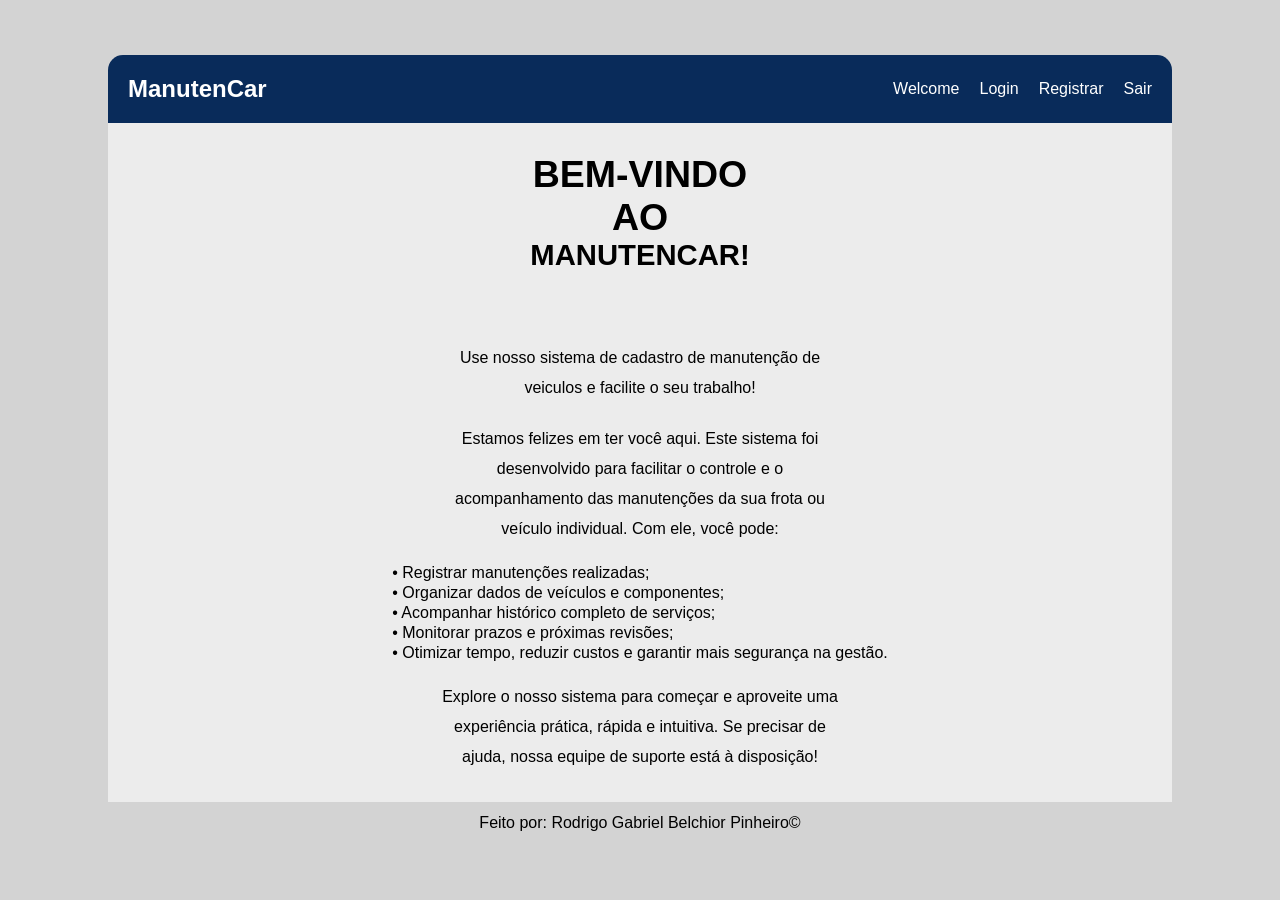
<file: index.html>
<!DOCTYPE html>
<html lang="pt-br">
<head>
    <meta charset="UTF-8">
    <meta name="viewport" content="width=device-width, initial-scale=1.0">
    <link rel="stylesheet" href="./style/index.css">
    <link rel="stylesheet" href="./welcome.css">
    <link rel="shortcut icon" href="./assets/img/ManutenCar-logo.png" type="image/x-icon"/>

    <title>ManutenCar</title>
</head>
<body>
    <header>
        <section class="header">
            <div>
                <h1>ManutenCar</h1>
            </div>
            <nav>
                <ul>
                    <li>
                        <a href="./index.html">Welcome</a>
                    </li>
                    <li>
                        <a href="./pages/login.html">Login</a>
                    </li>
                    <li>
                        <a href="./pages/register.html">Registrar</a>
                    </li>
                    <li>
                        <a href="./index.html">Sair</a>
                    </li>
                </ul>
            </nav>
        </section>
    </header>
    <main>
        <section class="txt-welc">
            <h1>BEM-VINDO</h1>
            <h2>AO</h2>
            <h3>MANUTENCAR!</h3>
        </section>
        <section class="texto">
            <p>
                <div class="p1">Use nosso sistema de cadastro de manutenção de veiculos e facilite o seu trabalho!</div>
                Estamos felizes em ter você aqui. Este sistema foi desenvolvido para facilitar o controle e o acompanhamento das manutenções da sua frota ou veículo individual.
                Com ele, você pode:
            </p>
        </section>
        <nav class="pontos">
            <ul>
                <li>• Registrar manutenções realizadas;</li>
                <li>• Organizar dados de veículos e componentes;</li>
                <li>• Acompanhar histórico completo de serviços;</li>
                <li>• Monitorar prazos e próximas revisões;</li>
                <li>• Otimizar tempo, reduzir custos e garantir mais segurança na gestão.</li>
            </ul>
        </nav>
        <section class="texto">
            <p>
                Explore o nosso sistema para começar e aproveite uma experiência prática, rápida e intuitiva.
                Se precisar de ajuda, nossa equipe de suporte está à disposição!
            </p>
        </section>
    </main>
    <footer>
        <p>Feito por: <a href="" target="_blank" rel="noopener noreferrer" class="copyright">Rodrigo Gabriel Belchior Pinheiro©</a></p>
    </footer>

    <script src="./script/initialScreen.js" defer></script>
    <script src="./script/validacoes.js" defer></script>
</body>
</html>
</file>
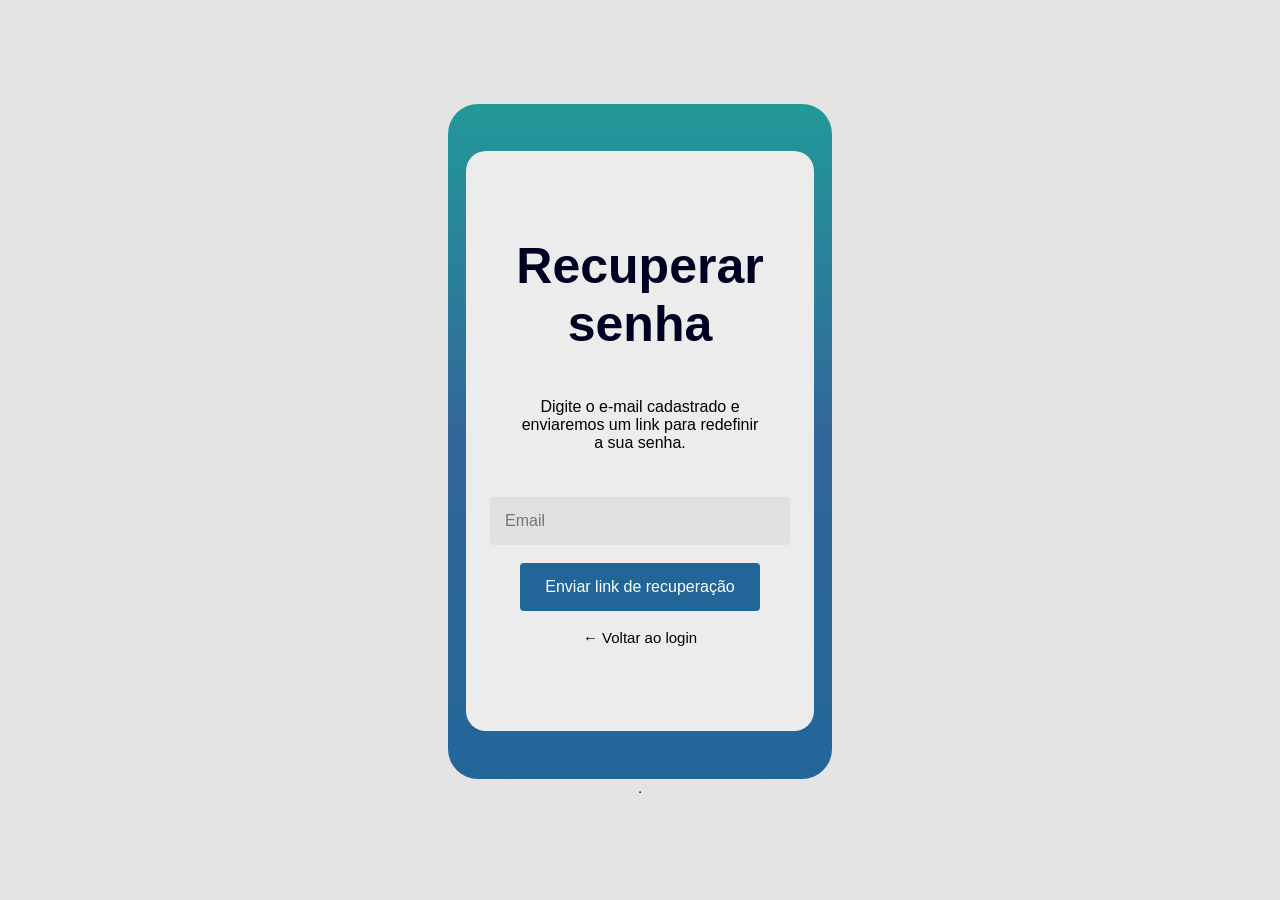
<file: pages/forgotPass.html>
<!DOCTYPE html>
<html lang="pt-br">
<head>
    <meta charset="UTF-8"/>
    <meta name="viewport" content="width=device-width, initial-scale=1.0"/>
    <link rel="stylesheet" href="../style/forgotPass.css"/>
    <link rel="shortcut icon" href="./assets/img/loginAlt.png" type="image/x-icon"/>
    <link rel="stylesheet" href="https://cdn.jsdelivr.net/npm/bootstrap-icons@1.13.1/font/bootstrap-icons.min.css"/>

    <title>Login</title>
</head>

<body>
    <header></header>
    <main>
        <section class="section-form">
            <h1 class="title">Recuperar senha</h1>
            <p class="sub-title">Digite o e-mail cadastrado e enviaremos um link para redefinir a sua senha.</p>
            <form class="form-login" action="">
                <input type="email" id="email" placeholder="Email" maxlength="80" required />

                <button class="btn-signIn" id="btn-signin">
                    Enviar link de recuperação
                </button>
                <a href="../pages/login.html">← Voltar ao login</a>
            </form>
        </section>
    </main>
    <footer><a href="./pages/initialScreen.html">.</a></footer>
</body>
</html>
</file>
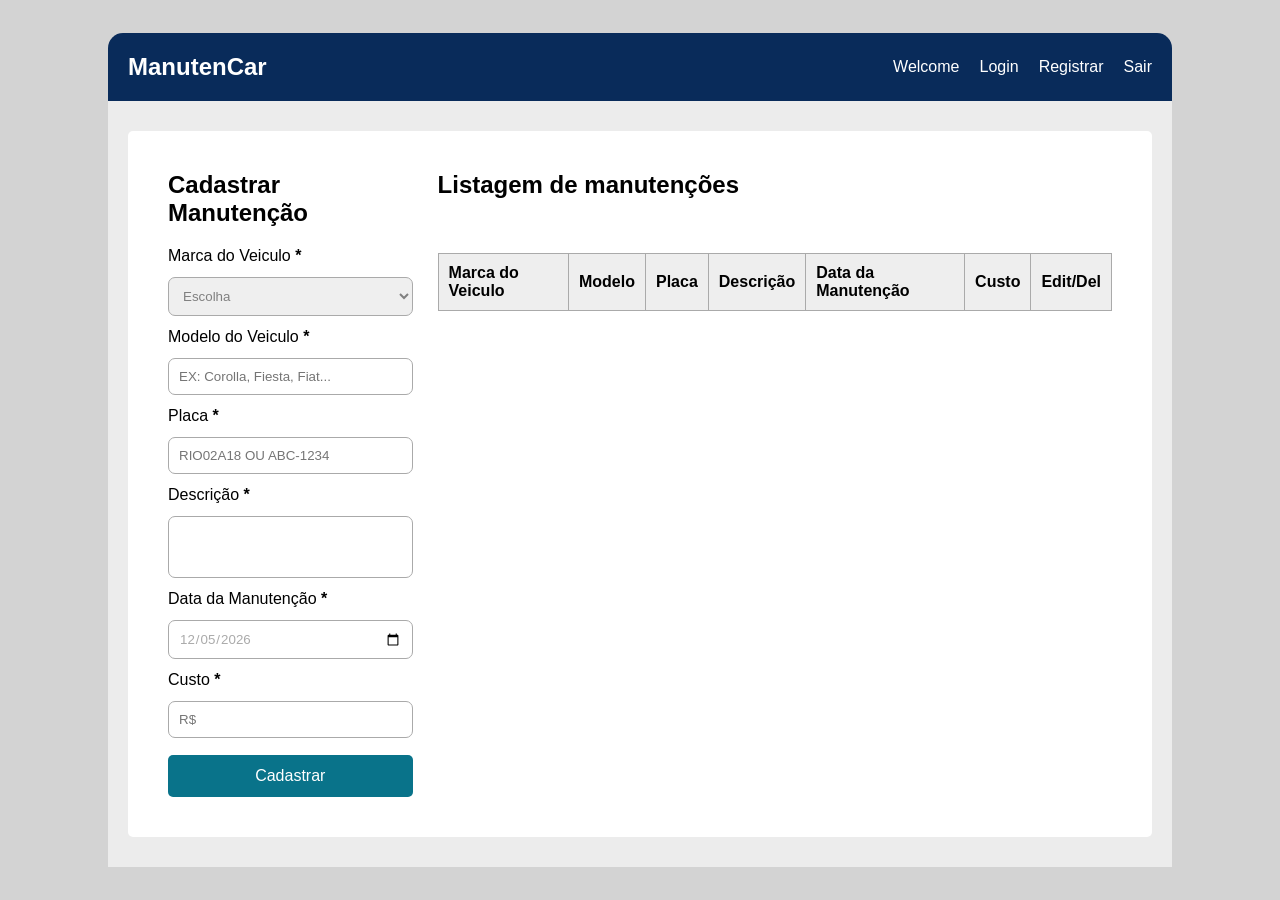
<file: pages/initialScreen.html>
<!DOCTYPE html>
<html lang="pt-br">
<head>
    <meta charset="UTF-8">
    <meta name="viewport" content="width=device-width, initial-scale=1.0">
    <link rel="stylesheet" href="../initialScreen.css">
    <link rel="shortcut icon" href="../assets/img/ManutenCar-logo.png" type="image/x-icon"/>

    <title>ManutenCar</title>
</head>
<body>
    <header>
        <section class="header">
            <div>
                <h1>ManutenCar</h1>
            </div>
            <nav>
                <ul>
                    <li>
                        <a href="../index.html">Welcome</a>
                    </li>
                    <li>
                        <a href="../pages/login.html">Login</a>
                    </li>
                    <li>
                        <a href="../pages/register.html">Registrar</a>
                    </li>
                    <li>
                        <a href="../index.html">Sair</a>
                    </li>
                </ul>
            </nav>
        </section>
    </header>
    <main>
        <div class="principal">
            <div class="card-1">
                <section class="grid-1">
                    <h1>Cadastrar Manutenção</h1>
                    <form action="" class="registration-form">
                        <label for="marca">Marca do Veiculo <b>*</b></label>
                        <!-- <input type="text" name="marcas" id="marca" maxlength="10" placeholder="EX: Toyota, Ford, Fiat..." required> -->
                        <select name="marcas" id="marca" required>
                            <option disabled selected value="null">Escolha</option>
                            <option value="Fiat">Fiat</option>
                            <option value="Honda">Honda</option>
                            <option value="Toyota">Toyota</option>
                        </select>

                        <label for="marca">Modelo do Veiculo <b>*</b></label>
                        <input type="text" name="modelos" id="modelo" maxlength="10" placeholder="EX: Corolla, Fiesta, Fiat..." required>

                        <label for="placa">Placa <b>*</b></label>
                        <input type="text" name="placa" id="placa" maxlength="10" placeholder="RIO02A18 OU ABC-1234" required>

                        <label for="descricao">Descrição <b>*</b></label>
                        <textarea name="descricao" id="descricao" rows="4" cols="20" maxlength="100" required></textarea>

                        <label for="data">Data da Manutenção <b>*</b></label>
                        <input type="date" name="data" id="data" style="color: rgb(170, 170, 170);" required>

                        <label for="data">Custo <b>*</b></label>
                        <input type="number" name="custo" id="custo" placeholder="R$" required>

                        <button class="Cadastrar" id="btnCadastrar" type="button">Cadastrar</button>
                    </form>             
                </section>
            </div>  
            <div class="card-2">
                <section class="grid-2">
                    <h1>Listagem de manutenções</h1>
                        <div class="table">
                            <table border="" id="tabelaManutencoes">
                                <tr>
                                    <th>Marca do Veiculo</th>
                                    <th>Modelo</th>
                                    <th>Placa</th>
                                    <th>Descrição</th>
                                    <th>Data da Manutenção</th>
                                    <th>Custo</th>
                                    <th class="EditDel">
                                        Edit/Del
                                    </th>
                                </tr>
                            </table>
                        </div>
                </section>
            </div>
        </div>
    </main>
    <footer></footer>

    <script src="../script/initialScreen.js" defer></script>
    <script src="../script/validacoes.js" defer></script>
</body>
</html>
</file>
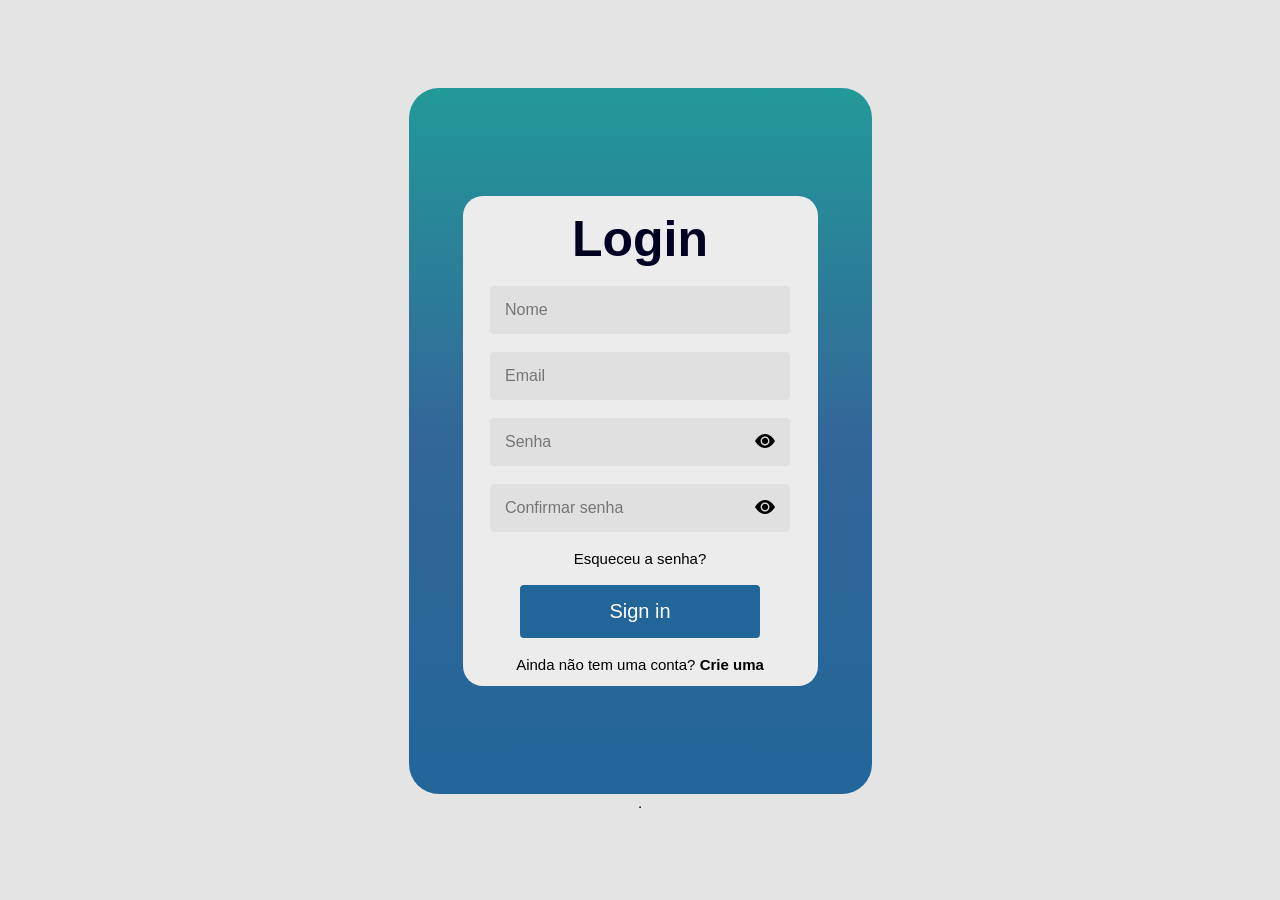
<file: pages/login.html>
<!DOCTYPE html>
<html lang="pt-br">
<head>
    <meta charset="UTF-8"/>
    <meta name="viewport" content="width=device-width, initial-scale=1.0"/>
    <link rel="stylesheet" href="../style/login.css"/>
    <link rel="shortcut icon" href="../assets/img/loginAlt.png" type="image/x-icon"/>
    <link rel="stylesheet" href="https://cdn.jsdelivr.net/npm/bootstrap-icons@1.13.1/font/bootstrap-icons.min.css"/>

    <title>Login</title>
</head>

<body>
    <header></header>
    <main>
        <section class="section-form">
            <h1 class="title">Login</h1>
            <form class="form-login" action="">
                <input type="text" id="nome" placeholder="Nome" maxlength="100" required />

                <input type="email" id="email" placeholder="Email" maxlength="80" required />

                <div class="senha">
                    <input type="password" id="senha" placeholder="Senha" minlength="10" maxlength="10" required />
                    <i class="bi bi-eye-fill" id="btn-senha" onclick="mostrarSenha()"></i>
                </div>

                <div class="senha">
                    <input type="password" id="confirmPass" placeholder="Confirmar senha" minlength="10" maxlength="10"
                        required />
                    <i class="bi bi-eye-fill" id="btn-confirm-senha" onclick="mostrarConfirmSenha()"></i>
                </div>

                <a href="../pages/forgotPass.html">Esqueceu a senha?</a>
                <button class="btn-signIn" id="btn-signin" onclick="enviar(event)">
                    Sign in
                </button>
                <a href="./register.html">Ainda não tem uma conta? <b>Crie uma</b></a>
            </form>
        </section>
    </main>
    <footer><a href="./pages/initialScreen.html">.</a></footer>

    <script src="../script/login.js" defer></script>
</body>
</html>
</file>
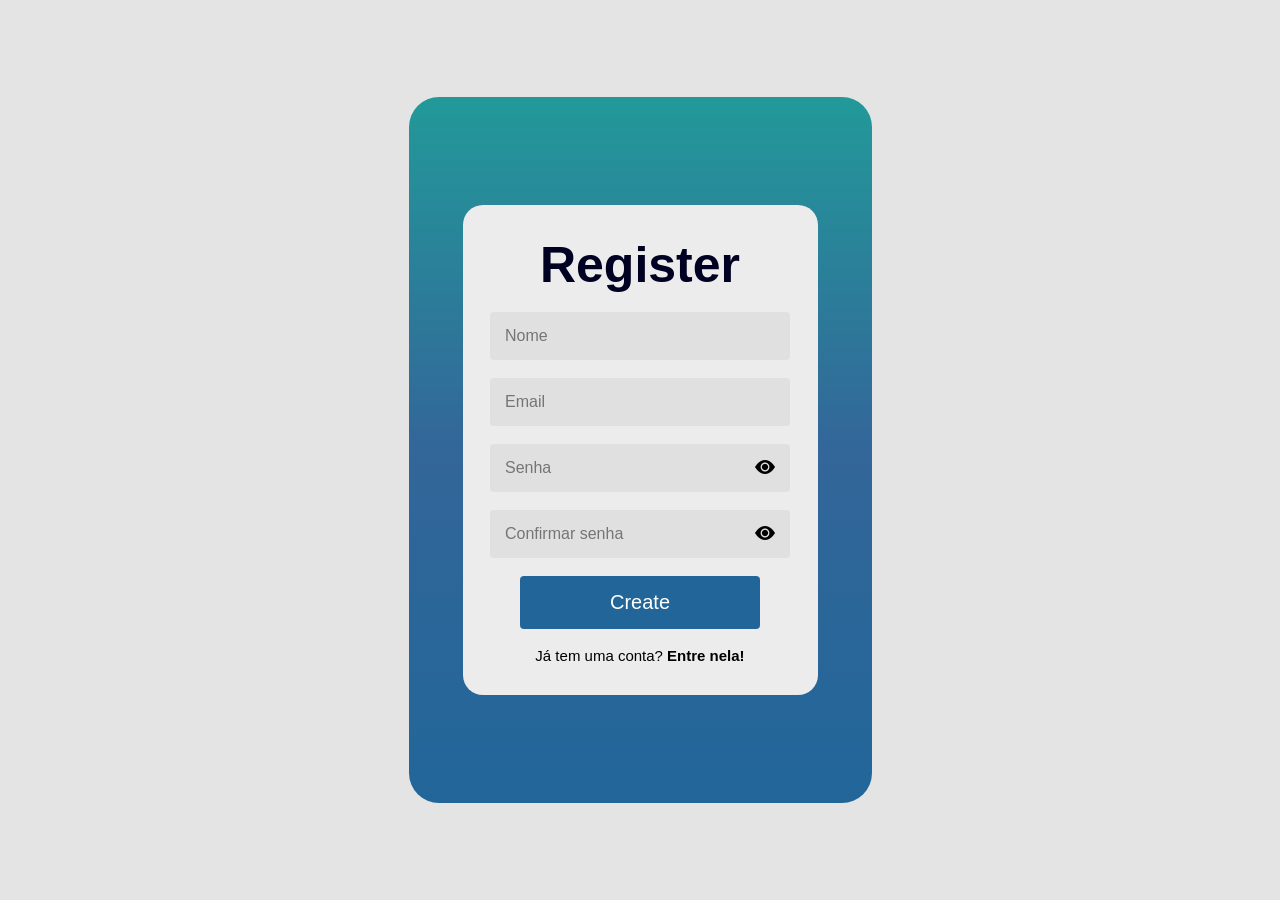
<file: pages/register.html>
<!DOCTYPE html>
<html lang="pt-br">
<head>
    <meta charset="UTF-8"/>
    <meta name="viewport" content="width=device-width, initial-scale=1.0"/>
    <link rel="stylesheet" href="../login.css"/>
    <link rel="shortcut icon" href="../assets/img/loginAlt.png" type="image/x-icon"/>
    <link rel="stylesheet" href="https://cdn.jsdelivr.net/npm/bootstrap-icons@1.13.1/font/bootstrap-icons.min.css"/>

    <title>Login</title>
</head>

<body>
    <header></header>
    <main>
        <section class="section-form">
            <h1 class="title">Register</h1>
            <form class="form-login" action="">
                <input type="text" id="nome" placeholder="Nome" maxlength="100" required />

                <input type="email" id="email" placeholder="Email" maxlength="80" required />

                <div class="senha">
                    <input type="password" id="senha" placeholder="Senha" minlength="10" maxlength="10" required />
                    <i class="bi bi-eye-fill" id="btn-senha" onclick="mostrarSenha()"></i>
                </div>

                <div class="senha">
                    <input type="password" id="confirmPass" placeholder="Confirmar senha" minlength="10" maxlength="10"
                        required />
                    <i class="bi bi-eye-fill" id="btn-confirm-senha" onclick="mostrarConfirmSenha()"></i>
                </div>

                <button class="btn-signIn" id="btn-signin" onclick="enviar(event)">
                    Create
                </button>
                <a href="../index.html">Já tem uma conta? <b>Entre nela!</b></a>
            </form>
        </section>
    </main>
    <footer></footer>

    <script src="../script/register.js" defer></script>
</body>
</html>
</file>
<file: style/index.css>
:root {
    --azul-escuro: #092b5a;
    --azul-claro: #09738a;
    --cinza: #ececec;
    --branco: #fff;
}

* {
    margin: 0;
    padding: 0;
    font-family: Verdana, Geneva, Tahoma, sans-serif;
}

body {
    display: flex;
    flex-direction: column;
    align-items: center;
    justify-content: center;
    height: 100vh;
    background-color: #d3d3d3;
}

header {
    background-color: var(--azul-escuro);
    width: 80%;
    padding: 20px;
    color: var(--branco);
    border: none;
    border-radius: 15px 15px 0px 0px;
}

section.header {
    display: flex;
    flex-direction: row;
    justify-content: space-between;
    align-items: center;
}

ul {
    display: flex;
    flex-direction: row;
    gap: 20px;
}

li {
    list-style-type: none;
}

a {
    text-decoration: none;
    color: var(--branco);
}

/* MAIN */

main {
    display: flex;
    flex-direction: column;
    align-items: center;
    justify-content: center;
    background: var(--cinza);
    width: 80%;
    padding: 30px 20px;
}

.principal {
    display: flex;
    flex-direction: row;
    gap: 25px;
    background-color: var(--branco);
    height: auto;
    padding: 40px 40px;
    border-radius: 5px;
}

.card-1 {
    display: flex;
    flex-direction: column;
}

.grid-1 {
    display: flex;
    flex-direction: column;
    gap: 20px;
}

.registration-form {
    display: flex;
    flex-direction: column;
    gap: 12px;
}

input {
    padding: 10px;
    border-radius: 7px;
    border: 1px solid rgb(170, 170, 170);
}

select {
    padding: 10px;
    border-radius: 7px;
    border: 1px solid rgb(170, 170, 170);
    color: gray;
}

textarea {
    border-radius: 7px;
    border: 1px solid rgb(170, 170, 170);
    resize: none;
}

.Cadastrar {
    padding: 10px;
    background-color: #09738a;
    color: var(--branco);
    border-radius: 5px;
    border: none;
    font-size: 16px;
    margin-top: 5px;
    transition: 0.3s;
}
.Cadastrar:hover {
    background-color: #092b5a;
}

.card-2 {
    border-radius: 10px;
}

.grid-2 {
    display: flex;
    flex-direction: column;
    align-items: baseline;
    gap: 6vh;
}

table {
    width: 100%;
    border-collapse: collapse;
    color: black;
    border-radius: 5px;
    border: 1px solid rgb(170, 170, 170);
    text-align: left;
}

tr {
    border: none;
    align-items: center;
    flex-direction: row;
}

th, td {
    border: 1px solid rgb(170, 170, 170);
    padding: 10px;
}

th {
    background-color: #eee;
}

.EditDel {
    font-size: medium;
}

.btn-section {
    display: flex;
    flex-direction: row;
    gap: 5px;
    margin: 1px;
}

.btn-section button {
    padding: 10px 10px;
}

.pen, .trash {
    width: 15px;
}

.btn-pen {
    background-color: #09738a;
}
.btn-pen:hover {
    background-color: #092b5a;
}

.btn-trash {
    background-color: rgba(214, 38, 38, 0.897);
}
.btn-trash:hover {
    background-color: rgba(219, 1, 1, 6.897);
}

.table {
    display: flex;
    flex-direction: column;
    gap: 10px;
    align-items: end;
}
</file>
<file: welcome.css>
main {
    display: flex;
    flex-direction: column;
    text-align: center;
    gap: 20px;
}

.txt-welc {
   width: 100%;
   margin-bottom: 5%;
   font-size: 25px;
}

.texto {
    line-height: 30px;
    width: 40%;
}

.texto .p1 {
    margin-bottom: 5%;
}

.pontos {
    display: flex;
    flex-direction: column;
    text-align: justify;
}
.pontos ul {
    display: flex;
    flex-direction: column;
    gap: 2px;
}

/* footer */
footer {
    margin: 1% auto;
}

.copyright {
    color: black;
}

/* tablet */
@media screen and (min-width: 768px) and (max-width: 1023px) {
    
}
/* SmartPhone */
@media screen and (max-width: 767px) {

    main {
        width: 75%;
    }

        body {
        display: flex;
        flex-direction: column;
        align-items: center;
        justify-content: center;
        height: 100vh;
        background-color: #d3d3d3;
    }

    /* HEADER */
    header {
        margin-top: 1px;
        width: 80%;
        padding: 10px;
    }

    section.header {
        display: flex;
        flex-direction: column;
        justify-content: space-between;
        align-items: center;
        gap: 10px;
        padding: 5px;
    }

    header div h1 {
        font-size: 25px;
    }

    header li {
        font-size: 10px;
    }

    /* MAIN */
    .txt-welc:has(h1) {
        font-size: 18px;
    }

    .texto {
        font-size: 14px;
        line-height: 20px;
        width: 70%;
    }

    .pontos {
        font-size: 12px;
    }

    /* FOOTER */
    footer {
        font-size: 12px;
    }
}
</file>
<file: style/forgotPass.css>
* {
    margin: 0;
    padding: 0;
    font-family: sans-serif;
}

body {
    display: flex;
    flex-direction: column;
    align-items: center;
    justify-content: center;
    margin: 0;
    height: 100vh;
    background-color: #e4e4e4;
}

main {
    display: flex;
    flex-direction: column;
    align-items: center;
    justify-content: center;
    width: 30%;
    height: 75%;
    border-radius: 30px;
    background: linear-gradient(#299, #369, #269);
}

.section-form {
    display: flex;
    flex-direction: column;
    align-items: center;
    justify-content: center;
    text-align: center;
    border-radius: 20px;
    padding: 20px;
    width: 80%;
    height: 60vh;
    gap: 5vh;

    background-color: rgb(236, 236, 236);
}

.title {
    font-size: 50px;
    color: #002;
}

.sub-title {
    width: 80%;
}

.form-login {
    display: flex;
    flex-direction: column;
    align-items: center;
    gap: 2vh;
}

input {
    background-color: #e0e0e0;
    padding: 15px;
    width: 30vh;
    border: none;
    border-radius: 4px;
    font-size: 16px;
}

div.senha {
    position: relative;
    display: flex;
    flex-direction: row;
    align-items: center;
}

div i {
    position: absolute;
    right: 5%;
    font-size: 20px;
}

button.btn-signIn {
    color: #fff;
    background-color: #269;
    padding: 15px;
    width: 80%;
    border: none;
    border-radius: 4px;
    font-size: 100%;

    transition: 0.5s;
}
.btn-signIn:hover {
    cursor: pointer;
    background-color: #258;
}

a {
    color: #000;
    text-decoration: none;
    font-size: 15px;
    transition: 0.5s;
}
a:hover {
    color: #258;
    font-size: 15.3px;
}
</file>
<file: initialScreen.css>
:root {
    --azul-escuro: #092b5a;
    --azul-claro: #09738a;
    --cinza: #ececec;
    --branco: #fff;
}

* {
    margin: 0;
    padding: 0;
    font-family: Verdana, Geneva, Tahoma, sans-serif;
}

body {
    display: flex;
    flex-direction: column;
    align-items: center;
    justify-content: center;
    height: 100vh;
    background-color: #d3d3d3;
}

header {
    background-color: var(--azul-escuro);
    width: 80%;
    padding: 20px;
    color: var(--branco);
    border: none;
    border-radius: 15px 15px 0px 0px;
}

section.header{
    display: flex;
    flex-direction: row;
    justify-content: space-between;
    align-items: center;
}

ul {
    display: flex;
    flex-direction: row;
    gap: 20px;
}

li {
    list-style-type: none;
}

a {
    text-decoration: none;
    color: var(--branco);
}

/* MAIN */

main {
    display: flex;
    flex-direction: column;
    align-items: center;
    justify-content: center;
    background: var(--cinza);
    width: 80%;
    padding: 30px 20px;
}

.principal {
    display: flex;
    flex-direction: row;
    gap: 25px;
    background-color: var(--branco);
    height: auto;
    padding: 40px 40px;
    border-radius: 5px;
}

.card-1 {
    display: flex;
    flex-direction: column;
}

.grid-1 {
    display: flex;
    flex-direction: column;
    gap: 20px;
}

.registration-form {
    display: flex;
    flex-direction: column;
    gap: 12px;
}

input {
    padding: 10px;
    border-radius: 7px;
    border: 1px solid rgb(170, 170, 170);
}

select {
    padding: 10px;
    border-radius: 7px;
    border: 1px solid rgb(170, 170, 170);
    color: gray;
}

textarea {
    border-radius: 7px;
    border: 1px solid rgb(170, 170, 170);
    resize: none;
}

button {
    padding: 10px;
    background-color: #09738a;
    color: var(--branco);
    border-radius: 5px;
    border: none;
    font-size: 15px;
    margin-top: 5px;
    transition: 0.3s;
}

.Cadastrar {
    padding: 12px;
    background-color: #09738a;
    color: var(--branco);
    border-radius: 5px;
    border: none;
    font-size: 16px;
    margin-top: 5px;
}
.Cadastrar:hover {
    background-color: #092b5a;
}

.card-2 {
    border-radius: 10px;
}

.grid-2 {
    display: flex;
    flex-direction: column;
    align-items: baseline;
    gap: 6vh;
}

table {
    width: 100%;
    border-collapse: collapse;
    color: black;
    border-radius: 5px;
    border: 1px solid rgb(170, 170, 170);
    text-align: left;
}

tr {
    border: none;
    align-items: center;
    flex-direction: row;
}

th, td {
    border: 1px solid rgb(170, 170, 170);
    padding: 10px;
}

th {
    background-color: #eee;
}

.btn-section {
    display: flex;
    flex-direction: row;
    gap: 5px;
    margin: 1px;
}

.btn-section button {
    padding: 10px 10px;
}

.pen, .trash {
    width: 15px;
}

.btn-pen {
    background-color: #09738a;
}
.btn-pen:hover {
    background-color: #092b5a;
}

.btn-trash {
    background-color: rgba(214, 38, 38, 0.897);
}
.btn-trash:hover {
    background-color: rgba(219, 1, 1, 6.897);
}


.table {
    display: flex;
    flex-direction: column;
    gap: 10px;
    align-items: end;
}
</file>
<file: style/login.css>
* {
    margin: 0;
    padding: 0;
    font-family: sans-serif;
}

body {
    display: flex;
    flex-direction: column;
    align-items: center;
    justify-content: center;
    margin: 0;
    height: 100vh;
    background-color: #e4e4e4;
}

main {
    display: flex;
    flex-direction: column;
    align-items: center;
    justify-content: center;
    padding: 12vh 6vh;
    border-radius: 30px;
    background: linear-gradient(#299, #369, #269);
}

.section-form {
    display: flex;
    flex-direction: column;
    align-items: center;
    justify-content: center;
    border-radius: 20px;
    padding: 20px;
    width: 35vh;
    height: 50vh;
    gap: 2vh;

    background-color: rgb(236, 236, 236);
}

.title {
    font-size: 50px;
    color: #002;
}

.form-login {
    display: flex;
    flex-direction: column;
    align-items: center;
    gap: 2vh;
}

input {
    background-color: #e0e0e0;
    padding: 15px;
    width: 30vh;
    border: none;
    border-radius: 4px;
    font-size: 16px;
}

div.senha {
    position: relative;
    display: flex;
    flex-direction: row;
    align-items: center;
}

div i {
    position: absolute;
    right: 5%;
    font-size: 20px;
}

button.btn-signIn {
    color: #fff;
    background-color: #269;
    padding: 15px;
    width: 80%;
    border: none;
    border-radius: 4px;
    font-size: 20px;

    transition: 0.5s;
}
.btn-signIn:hover {
    cursor: pointer;
    background-color: #258;
}

a {
    color: #000;
    text-decoration: none;
    font-size: 15px;
    transition: 0.5s;
}
a:hover {
    color: #258;
    font-size: 15.3px;
}
</file>
<file: login.css>
* {
    margin: 0;
    padding: 0;
    font-family: sans-serif;
}

body {
    display: flex;
    flex-direction: column;
    align-items: center;
    justify-content: center;
    margin: 0;
    height: 100vh;
    background-color: #e4e4e4;
}

main {
    display: flex;
    flex-direction: column;
    align-items: center;
    justify-content: center;
    padding: 12vh 6vh;
    border-radius: 30px;
    background: linear-gradient(#299, #369, #269);
}

.section-form {
    display: flex;
    flex-direction: column;
    align-items: center;
    justify-content: center;
    border-radius: 20px;
    padding: 20px;
    width: 35vh;
    height: 50vh;
    gap: 2vh;

    background-color: rgb(236, 236, 236);
}

.title {
    font-size: 50px;
    color: #002;
}

.form-login {
    display: flex;
    flex-direction: column;
    align-items: center;
    gap: 2vh;
}

input {
    background-color: #e0e0e0;
    padding: 15px;
    width: 30vh;
    border: none;
    border-radius: 4px;
    font-size: 16px;
}

div.senha {
    position: relative;
    display: flex;
    flex-direction: row;
    align-items: center;
}

div i {
    position: absolute;
    right: 5%;
    font-size: 20px;
}

button.btn-signIn {
    color: #fff;
    background-color: #269;
    padding: 15px;
    width: 80%;
    border: none;
    border-radius: 4px;
    font-size: 20px;

    transition: 0.5s;
}
.btn-signIn:hover {
    cursor: pointer;
    background-color: #258;
}

a {
    color: #000;
    text-decoration: none;
    font-size: 15px;
    transition: 0.5s;
}
a:hover {
    color: #258;
    font-size: 15.3px;
}
</file>
